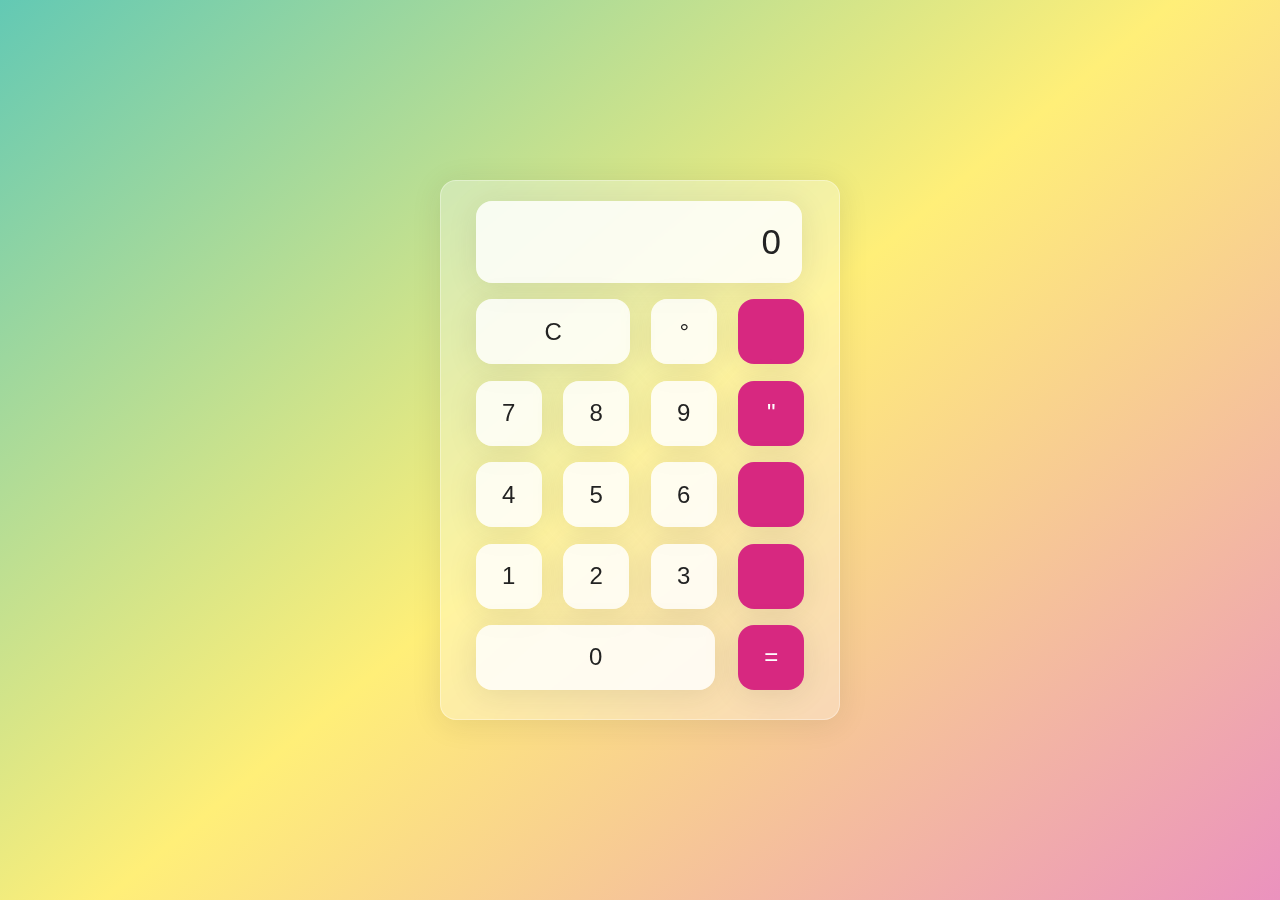
<file: index2.html>
<!DOCTYPE html>
<html lang="en">
	<head>
		<meta charset="UTF-8" />
		<meta name="viewport" content="width=device-width, initial-scale=1.0">
		<link rel="stylesheet" href="style2.css">
		<title>Calculadora</title>
	</head>
	<body>
		<div class="wrapper">
			<section class="screen" id="calcInput">0</section>
			<section class="calc-buttons">
				<div class="calc-button-row">
					<button class="calc-button double" onclick="addToInput('C')">C</button>
					<button class="calc-button" onclick='addToInput()'>°</button>
					<button class="calc-button" onclick='addToInput()'></button>
				</div>
				<div class="calc-button-row">
					<button class="calc-button" onclick='addToInput(7)'>7</button>
					<button class="calc-button" onclick='addToInput(8)'>8</button>
					<button class="calc-button" onclick='addToInput(9)'>9</button>
					<button class="calc-button">"</button>
				</div>
				<div class="calc-button-row">
					<button class="calc-button" onclick='addToInput(4)'>4</button>
					<button class="calc-button" onclick='addToInput(5)'>5</button>
					<button class="calc-button" onclick='addToInput(6)'>6</button>
					<button class="calc-button"></button>
				</div>
				<div class="calc-button-row">
					<button class="calc-button" onclick='addToInput(1)'>1</button>
					<button class="calc-button" onclick='addToInput(2)'>2</button>
					<button class="calc-button" onclick='addToInput(3)'>3</button>
					<button class="calc-button"></button>
				</div>
				<div class="calc-button-row">
					<button class="calc-button triple" onclick='addToInput(0)'>0</button>
					<button class="calc-button">&equals;</button>
				</div>
			</section>
		</div>

		<script src="script.js"></script>
	</body>
</html>
</file>
<file: style2.css>
html{
    box-sizing: border-box;
    height: 100%;
}

*,
*::before,
*::after{
    box-sizing: inherit;
    margin: 0;
    padding: 0;
}

body{
    align-items: center;
    background: linear-gradient(320deg, #eb92be, #ffef78, #63c9b4);
    display: flex;
    font-family: 'Dosis', sans-serif;
    font-display: swap;
    height: inherit;
    justify-content: center;
}

.wrapper{
    backdrop-filter: blur(5.5px);
    -webkit-backdrop-filter: blur(5.5px);
    border-radius: 16px;
    box-shadow: 0 4px 30px rgba(35, 35, 35, 0.1);
    color: #232323;
    backdrop-filter: blur(4px);
    -webkit-backdrop-filter: blur(4px);
    background: rgba(255, 255, 255, 0.30);
    border: 1px solid rgba(255, 255, 255, 0.34);
    flex-basis: 400px;
    height: 540px;
    padding: 20px 35px;
}

.screen{
    backdrop-filter: blur(55.5px);
    -webkit-backdrop-filter: blur(5.5px);
    background: rgba(255, 255, 255, 0.75);
    border: 1px solid rgba(255, 255, 255, 0.01);
    border-radius: 16px;
    box-shadow: 0 4px 30px rgba(35, 35, 35, 0.1);
    color: #232323;
    font-size: 35px;
    overflow: auto;
    padding: 20px;
    text-align: right;
    width: 326px;
}

.calc-button-row{
    display: flex;
    justify-content: space-between;
    margin: 5% 0;
}

.calc-button{
    backdrop-filter: blur(5.5px);
    -webkit-backdrop-filter: blur(5.5px);
    background: rgba(255, 255, 255, 0.75);
    border: 1px solid rgba(255, 255, 255, 0.01);
    border-radius: 16px;
    box-shadow: 0 4px 30px rgba(35, 35, 35, 0.1);
    color: #232323;
    flex-basis: 20%;
    font-family: inherit;
    font-size: 24px;
    height: 65px;
}

.calc-button:last-child{
    backdrop-filter: blur(5.5px);
    -webkit-backdrop-filter: blur(5.5px);
    background: rgba(255, 255, 255, 0.75);
    border: 1px solid rgba(255, 255, 255, 0.01);
    border-radius: 16px;
    box-shadow: 0 4px 30px rgba(35, 35, 35, 0.1);
    color: #fff;
    background: #d72880;
}

.calc-button:last-child:hover{
    background-color: inherit;
    color: inherit;
}

.calc-button:hover{
    background-color: inherit;
}

.calc-button:active{
    background-color: #ffef78;
}

.double{
    flex-basis: 47%;
}

.triple{
    flex-basis: 73%;
}
</file>
